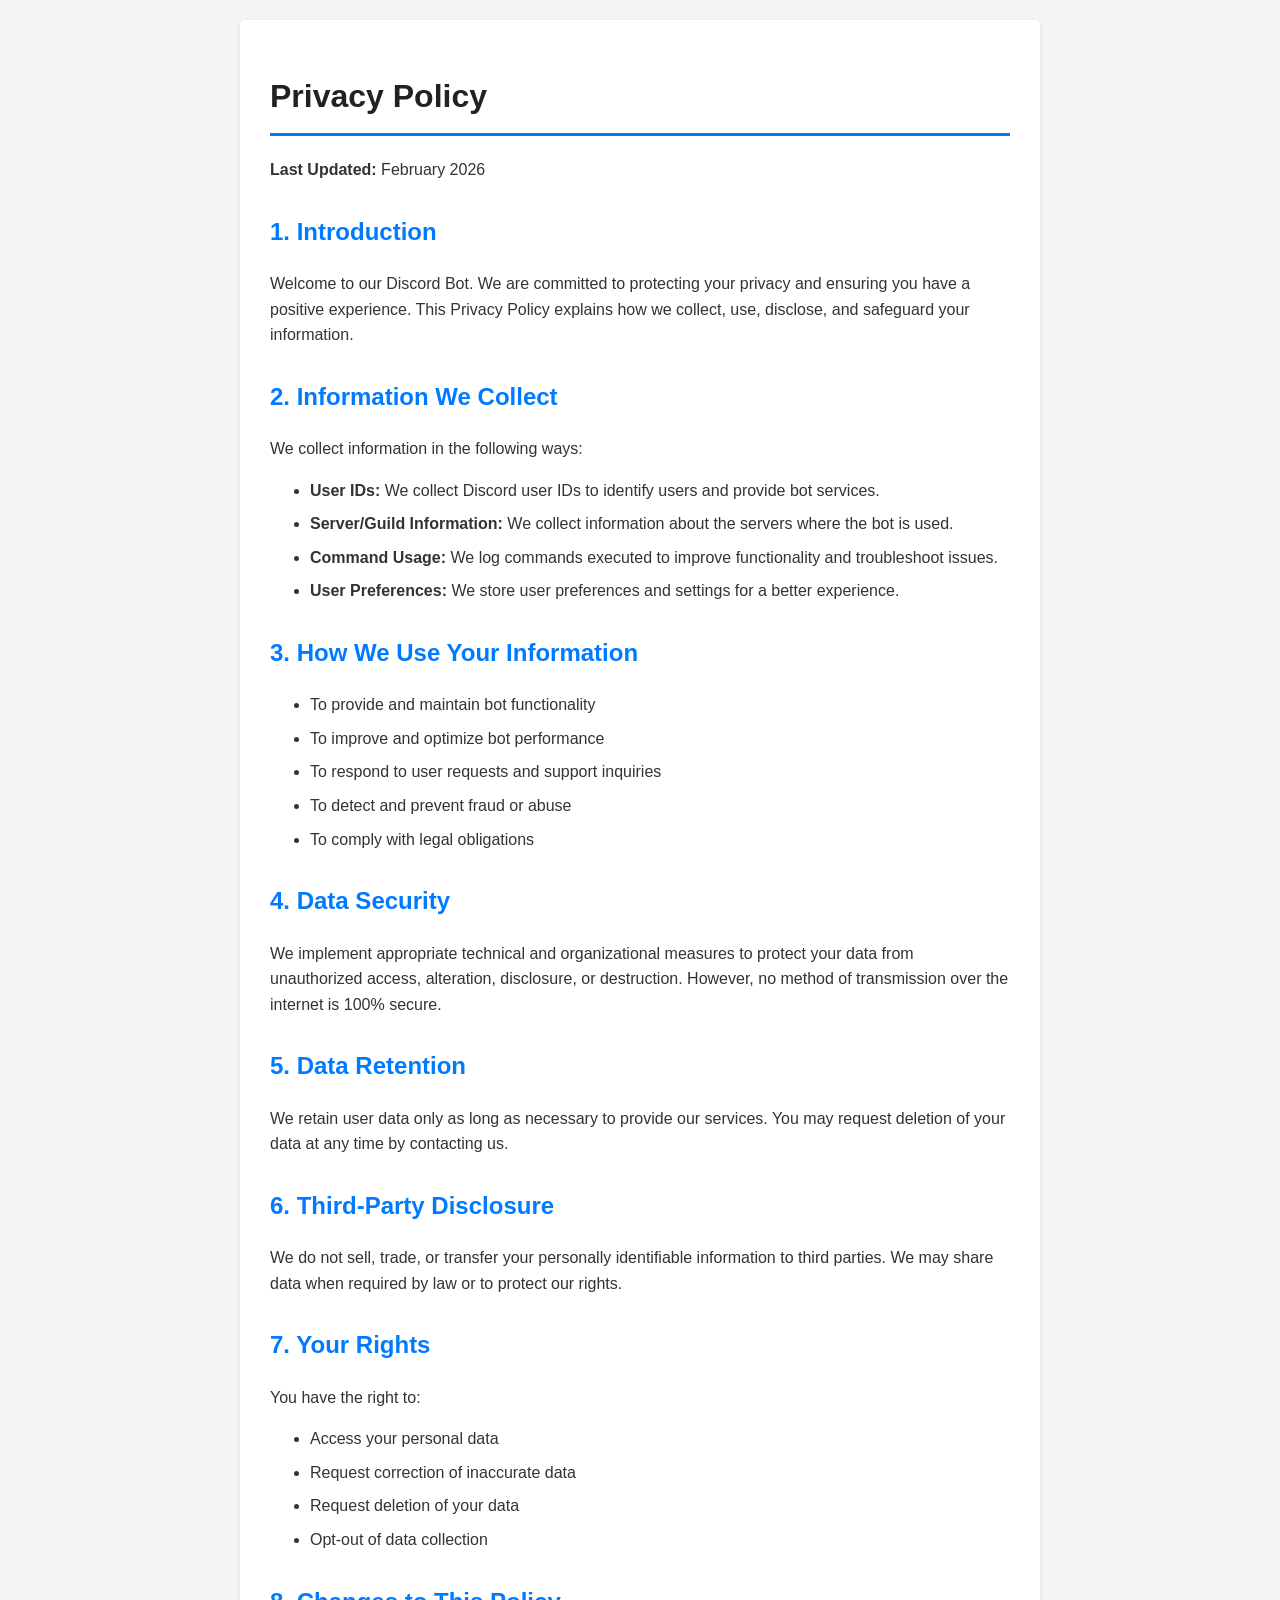
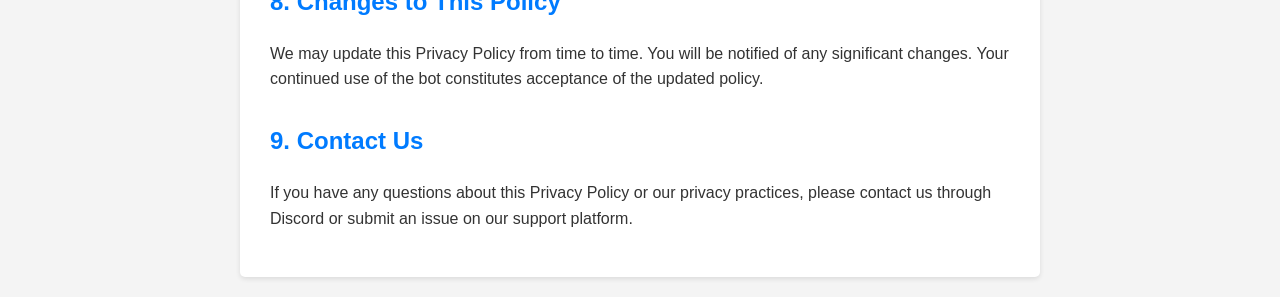
<file: src/pages/privacy.html>
<!DOCTYPE html>
<html lang="en">
<head>
    <meta charset="UTF-8">
    <meta name="viewport" content="width=device-width, initial-scale=1.0">
    <title>Privacy Policy</title>
    <style>
        body {
            font-family: Arial, sans-serif;
            line-height: 1.6;
            max-width: 800px;
            margin: 0 auto;
            padding: 20px;
            color: #333;
            background-color: #f4f4f4;
        }
        h1 {
            color: #222;
            border-bottom: 3px solid #007bff;
            padding-bottom: 10px;
        }
        h2 {
            color: #007bff;
            margin-top: 30px;
        }
        p {
            margin-bottom: 15px;
        }
        .container {
            background-color: white;
            padding: 30px;
            border-radius: 5px;
            box-shadow: 0 2px 5px rgba(0,0,0,0.1);
        }
        ul {
            margin-bottom: 15px;
        }
        li {
            margin-bottom: 8px;
        }
    </style>
</head>
<body>
    <div class="container">
        <h1>Privacy Policy</h1>
        <p><strong>Last Updated:</strong>  February 2026</p>

        <h2>1. Introduction</h2>
        <p>Welcome to our Discord Bot. We are committed to protecting your privacy and ensuring you have a positive experience. This Privacy Policy explains how we collect, use, disclose, and safeguard your information.</p>

        <h2>2. Information We Collect</h2>
        <p>We collect information in the following ways:</p>
        <ul>
            <li><strong>User IDs:</strong> We collect Discord user IDs to identify users and provide bot services.</li>
            <li><strong>Server/Guild Information:</strong> We collect information about the servers where the bot is used.</li>
            <li><strong>Command Usage:</strong> We log commands executed to improve functionality and troubleshoot issues.</li>
            <li><strong>User Preferences:</strong> We store user preferences and settings for a better experience.</li>
        </ul>

        <h2>3. How We Use Your Information</h2>
        <ul>
            <li>To provide and maintain bot functionality</li>
            <li>To improve and optimize bot performance</li>
            <li>To respond to user requests and support inquiries</li>
            <li>To detect and prevent fraud or abuse</li>
            <li>To comply with legal obligations</li>
        </ul>

        <h2>4. Data Security</h2>
        <p>We implement appropriate technical and organizational measures to protect your data from unauthorized access, alteration, disclosure, or destruction. However, no method of transmission over the internet is 100% secure.</p>

        <h2>5. Data Retention</h2>
        <p>We retain user data only as long as necessary to provide our services. You may request deletion of your data at any time by contacting us.</p>

        <h2>6. Third-Party Disclosure</h2>
        <p>We do not sell, trade, or transfer your personally identifiable information to third parties. We may share data when required by law or to protect our rights.</p>

        <h2>7. Your Rights</h2>
        <p>You have the right to:</p>
        <ul>
            <li>Access your personal data</li>
            <li>Request correction of inaccurate data</li>
            <li>Request deletion of your data</li>
            <li>Opt-out of data collection</li>
        </ul>

        <h2>8. Changes to This Policy</h2>
        <p>We may update this Privacy Policy from time to time. You will be notified of any significant changes. Your continued use of the bot constitutes acceptance of the updated policy.</p>

        <h2>9. Contact Us</h2>
        <p>If you have any questions about this Privacy Policy or our privacy practices, please contact us through Discord or submit an issue on our support platform.</p>
    </div>
</body>
</html>
</file>
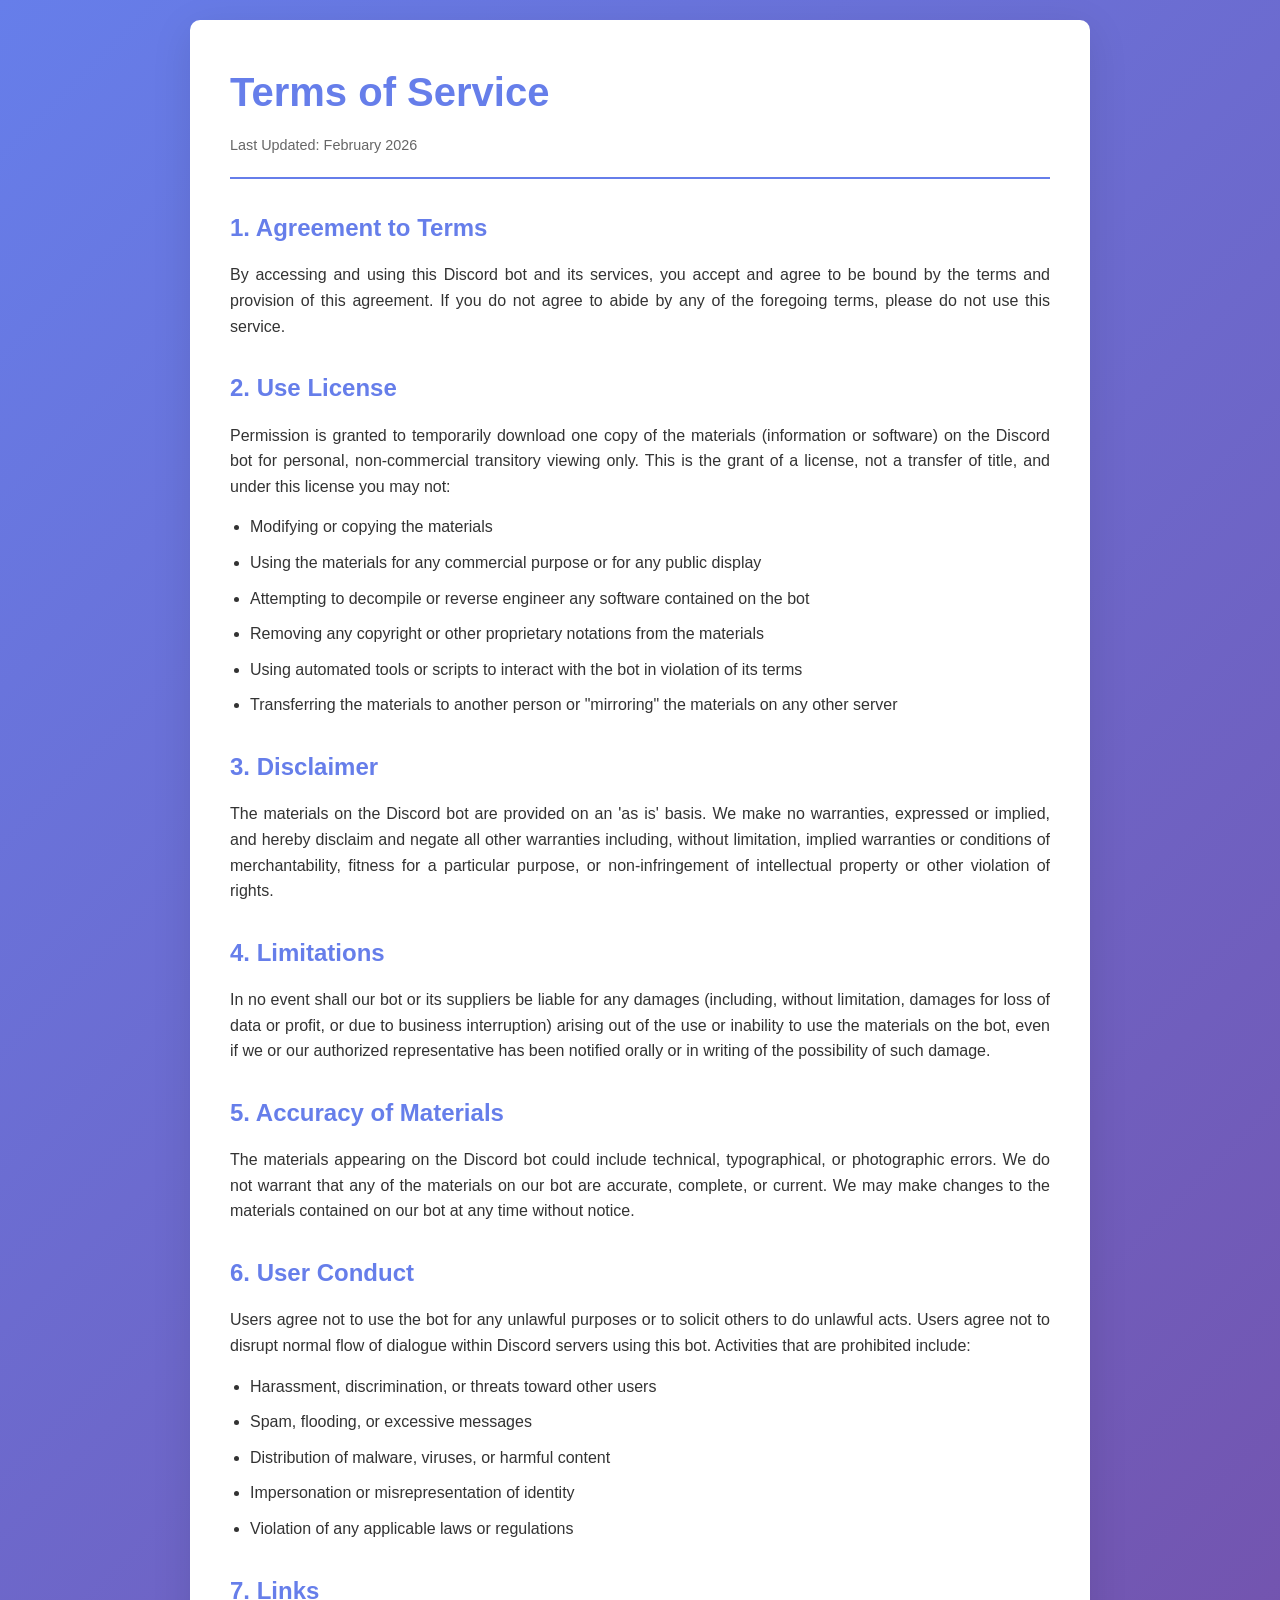
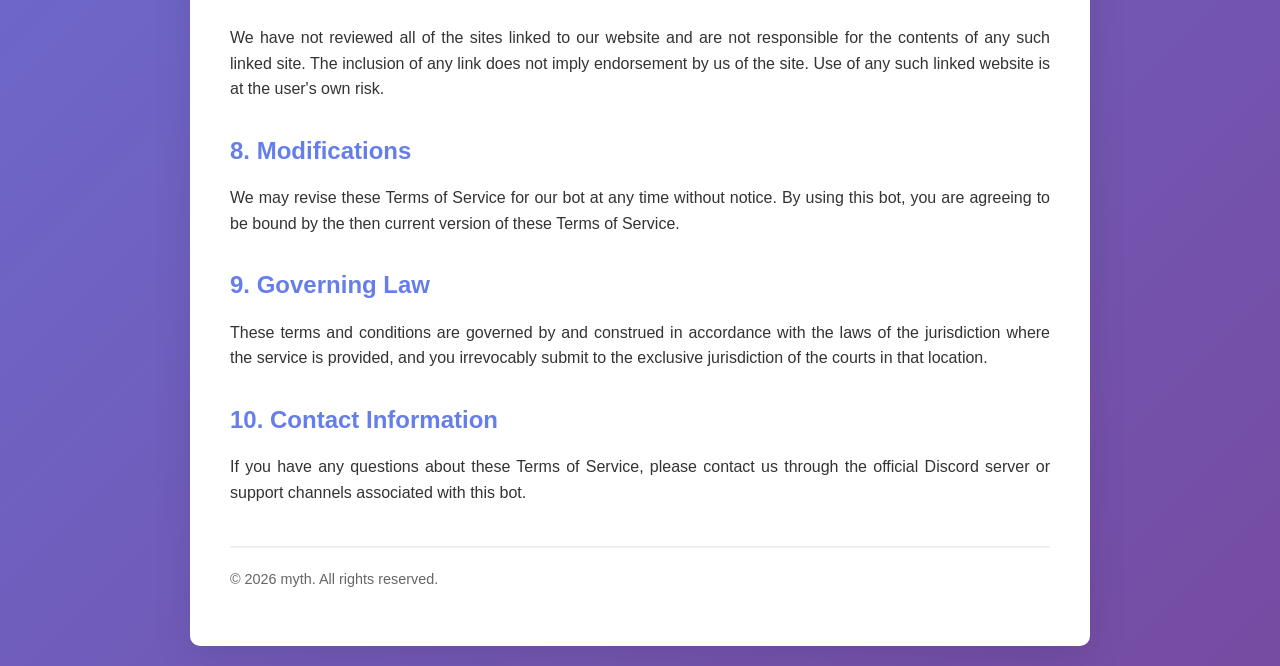
<file: src/pages/terms.html>
<!DOCTYPE html>
<html lang="en">
<head>
    <meta charset="UTF-8">
    <meta name="viewport" content="width=device-width, initial-scale=1.0">
    <title>Terms of Service</title>
    <style>
        * {
            margin: 0;
            padding: 0;
            box-sizing: border-box;
        }
        body {
            font-family: 'Segoe UI', Tahoma, Geneva, Verdana, sans-serif;
            line-height: 1.6;
            color: #333;
            background: linear-gradient(135deg, #667eea 0%, #764ba2 100%);
            min-height: 100vh;
            padding: 20px;
        }
        .container {
            max-width: 900px;
            margin: 0 auto;
            background: white;
            border-radius: 10px;
            box-shadow: 0 10px 40px rgba(0, 0, 0, 0.1);
            padding: 40px;
        }
        h1 {
            color: #667eea;
            margin-bottom: 10px;
            font-size: 2.5em;
        }
        .last-updated {
            color: #666;
            font-size: 0.9em;
            margin-bottom: 30px;
            border-bottom: 2px solid #667eea;
            padding-bottom: 20px;
        }
        h2 {
            color: #667eea;
            margin-top: 30px;
            margin-bottom: 15px;
            font-size: 1.5em;
        }
        p {
            margin-bottom: 15px;
            text-align: justify;
        }
        ul {
            margin-left: 20px;
            margin-bottom: 15px;
        }
        li {
            margin-bottom: 10px;
        }
        .footer {
            margin-top: 40px;
            padding-top: 20px;
            border-top: 2px solid #eee;
            text-align: center;
            color: #666;
            font-size: 0.9em;
        }
    </style>
</head>
<body>
    <div class="container">
        <h1>Terms of Service</h1>
        <div class="last-updated">Last Updated: February 2026</div>

        <h2>1. Agreement to Terms</h2>
        <p>
            By accessing and using this Discord bot and its services, you accept and agree to be bound by the terms and provision of this agreement. If you do not agree to abide by any of the foregoing terms, please do not use this service.
        </p>

        <h2>2. Use License</h2>
        <p>
            Permission is granted to temporarily download one copy of the materials (information or software) on the Discord bot for personal, non-commercial transitory viewing only. This is the grant of a license, not a transfer of title, and under this license you may not:
        </p>
        <ul>
            <li>Modifying or copying the materials</li>
            <li>Using the materials for any commercial purpose or for any public display</li>
            <li>Attempting to decompile or reverse engineer any software contained on the bot</li>
            <li>Removing any copyright or other proprietary notations from the materials</li>
            <li>Using automated tools or scripts to interact with the bot in violation of its terms</li>
            <li>Transferring the materials to another person or "mirroring" the materials on any other server</li>
        </ul>

        <h2>3. Disclaimer</h2>
        <p>
            The materials on the Discord bot are provided on an 'as is' basis. We make no warranties, expressed or implied, and hereby disclaim and negate all other warranties including, without limitation, implied warranties or conditions of merchantability, fitness for a particular purpose, or non-infringement of intellectual property or other violation of rights.
        </p>

        <h2>4. Limitations</h2>
        <p>
            In no event shall our bot or its suppliers be liable for any damages (including, without limitation, damages for loss of data or profit, or due to business interruption) arising out of the use or inability to use the materials on the bot, even if we or our authorized representative has been notified orally or in writing of the possibility of such damage.
        </p>

        <h2>5. Accuracy of Materials</h2>
        <p>
            The materials appearing on the Discord bot could include technical, typographical, or photographic errors. We do not warrant that any of the materials on our bot are accurate, complete, or current. We may make changes to the materials contained on our bot at any time without notice.
        </p>

        <h2>6. User Conduct</h2>
        <p>
            Users agree not to use the bot for any unlawful purposes or to solicit others to do unlawful acts. Users agree not to disrupt normal flow of dialogue within Discord servers using this bot. Activities that are prohibited include:
        </p>
        <ul>
            <li>Harassment, discrimination, or threats toward other users</li>
            <li>Spam, flooding, or excessive messages</li>
            <li>Distribution of malware, viruses, or harmful content</li>
            <li>Impersonation or misrepresentation of identity</li>
            <li>Violation of any applicable laws or regulations</li>
        </ul>

        <h2>7. Links</h2>
        <p>
            We have not reviewed all of the sites linked to our website and are not responsible for the contents of any such linked site. The inclusion of any link does not imply endorsement by us of the site. Use of any such linked website is at the user's own risk.
        </p>

        <h2>8. Modifications</h2>
        <p>
            We may revise these Terms of Service for our bot at any time without notice. By using this bot, you are agreeing to be bound by the then current version of these Terms of Service.
        </p>

        <h2>9. Governing Law</h2>
        <p>
            These terms and conditions are governed by and construed in accordance with the laws of the jurisdiction where the service is provided, and you irrevocably submit to the exclusive jurisdiction of the courts in that location.
        </p>

        <h2>10. Contact Information</h2>
        <p>
            If you have any questions about these Terms of Service, please contact us through the official Discord server or support channels associated with this bot.
        </p>

        <div class="footer">
            <p>&copy; 2026 myth. All rights reserved.</p>
        </div>
    </div>
</body>
</html>
</file>
